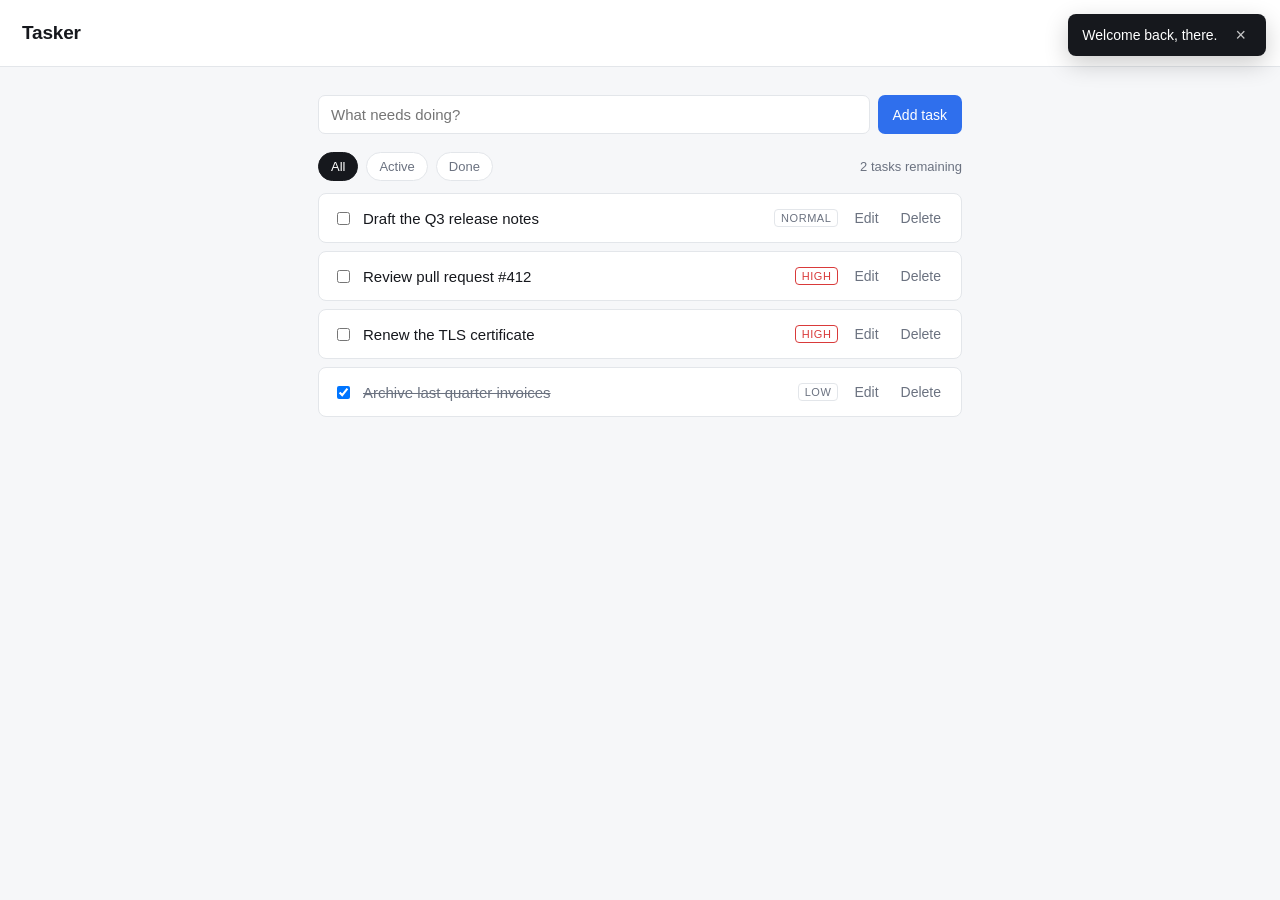
<file: app/index.html>
<!DOCTYPE html>
<html lang="en">
<head>
<meta charset="utf-8">
<meta name="viewport" content="width=device-width, initial-scale=1">
<title>Tasker — lightweight task tracker</title>
<link rel="stylesheet" href="styles.css">
</head>
<body>

<div id="toast" class="toast hidden" role="status">
  <span id="toast-msg">Welcome back.</span>
  <button id="toast-close" class="toast-x" aria-label="Dismiss notification">&times;</button>
</div>

<header class="topbar">
  <h1>Tasker</h1>
  <button id="btn-settings" class="btn btn-ghost">Settings</button>
</header>

<main class="wrap">

  <section class="add-row">
    <input id="new-task" type="text" placeholder="What needs doing?" autocomplete="off" aria-label="New task title">
    <button id="btn-add" class="btn btn-primary">Add task</button>
  </section>

  <section class="filters" role="tablist" aria-label="Filter tasks">
    <button class="chip is-active" data-filter="all" role="tab">All</button>
    <button class="chip" data-filter="active" role="tab">Active</button>
    <button class="chip" data-filter="done" role="tab">Done</button>
    <span id="counter" class="counter">0 tasks remaining</span>
  </section>

  <ul id="task-list" class="task-list"></ul>

  <p id="empty" class="empty hidden">Nothing here yet.</p>

</main>

<!-- ── Edit task modal ─────────────────────────────────────────── -->
<div id="modal-edit" class="modal hidden" role="dialog" aria-modal="true" aria-labelledby="edit-title-h">
  <div class="modal-card">
    <div class="modal-head">
      <h2 id="edit-title-h">Edit task</h2>
      <button class="modal-x" data-close="modal-edit" aria-label="Close">&times;</button>
    </div>
    <form id="edit-form" class="modal-body">
      <label for="edit-title">Title</label>
      <input id="edit-title" type="text" autocomplete="off">

      <label for="edit-notes">Notes</label>
      <textarea id="edit-notes" rows="3"></textarea>

      <label for="edit-priority">Priority</label>
      <select id="edit-priority">
        <option value="low">Low</option>
        <option value="normal">Normal</option>
        <option value="high">High</option>
      </select>
    </form>
    <div class="modal-foot">
      <button class="btn btn-ghost" data-close="modal-edit">Cancel</button>
      <button id="btn-save-edit" class="btn btn-primary">Save changes</button>
    </div>
  </div>
</div>

<!-- ── Settings modal ──────────────────────────────────────────── -->
<div id="modal-settings" class="modal hidden" role="dialog" aria-modal="true" aria-labelledby="settings-h">
  <div class="modal-card">
    <div class="modal-head">
      <h2 id="settings-h">Settings</h2>
      <button class="modal-x" data-close="modal-settings" aria-label="Close">&times;</button>
    </div>
    <div class="modal-body">
      <label class="row-check">
        <input id="set-confirm" type="checkbox"> Ask before deleting a task
      </label>
      <label class="row-check">
        <input id="set-compact" type="checkbox"> Compact list density
      </label>
      <label for="set-name">Display name</label>
      <input id="set-name" type="text" autocomplete="off">
    </div>
    <div class="modal-foot">
      <button class="btn btn-ghost" data-close="modal-settings">Cancel</button>
      <button id="btn-save-settings" class="btn btn-primary">Save settings</button>
    </div>
  </div>
</div>

<!-- ── Confirm delete modal ────────────────────────────────────── -->
<div id="modal-confirm" class="modal hidden" role="dialog" aria-modal="true" aria-labelledby="confirm-h">
  <div class="modal-card modal-sm">
    <div class="modal-head">
      <h2 id="confirm-h">Delete task</h2>
      <button class="modal-x" data-close="modal-confirm" aria-label="Close">&times;</button>
    </div>
    <div class="modal-body">
      <p id="confirm-text">Delete this task?</p>
    </div>
    <div class="modal-foot">
      <button class="btn btn-ghost" data-close="modal-confirm">Cancel</button>
      <button id="btn-confirm-delete" class="btn btn-danger">Delete</button>
    </div>
  </div>
</div>

<script src="app.js"></script>
</body>
</html>
</file>
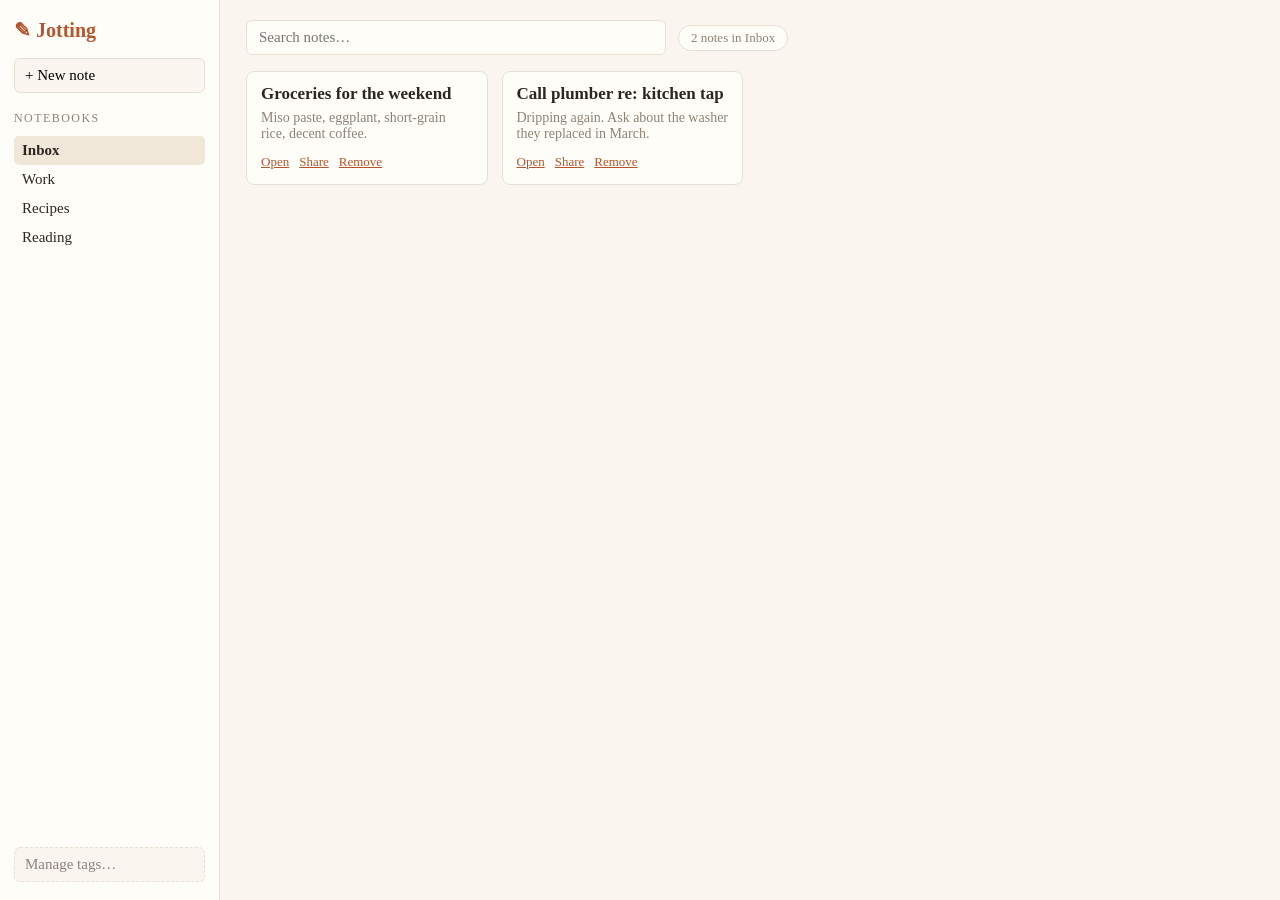
<file: app2/index.html>
<!DOCTYPE html>
<html lang="en">
<head>
<meta charset="utf-8">
<meta name="viewport" content="width=device-width, initial-scale=1">
<title>Jotting — quick notes</title>
<link rel="stylesheet" href="theme.css">
</head>
<body>

<nav class="rail">
  <div class="logo">✎ Jotting</div>
  <button id="new-note-btn" class="rail-btn">+ New note</button>
  <div class="rail-sec">Notebooks</div>
  <ul id="notebook-list" class="nb-list"></ul>
  <button id="manage-tags" class="rail-btn subtle">Manage tags…</button>
</nav>

<main class="content">
  <div class="toolbar">
    <input id="search" type="search" placeholder="Search notes…" aria-label="Search notes">
    <span id="note-count" class="count-pill"></span>
  </div>
  <div id="notes-grid" class="grid"></div>
  <p id="no-notes" class="quiet" hidden>No notes match.</p>
</main>

<!-- share dialog -->
<div id="dlg-share" class="overlay" hidden>
  <div class="dlg">
    <div class="dlg-top">
      <strong>Share note</strong>
      <button class="dlg-dismiss" data-dismiss="dlg-share" aria-label="Close dialog">✕</button>
    </div>
    <div class="dlg-mid">
      <p id="share-which" class="quiet"></p>
      <label>Recipient email
        <input id="share-email" type="email" placeholder="name@example.com">
      </label>
      <label class="inline">
        <input id="share-editable" type="checkbox"> Allow editing
      </label>
    </div>
    <div class="dlg-btm">
      <button class="ghost" data-dismiss="dlg-share">Cancel</button>
      <button id="share-send" class="solid">Send invite</button>
    </div>
  </div>
</div>

<!-- tag manager dialog -->
<div id="dlg-tags" class="overlay" hidden>
  <div class="dlg">
    <div class="dlg-top">
      <strong>Manage tags</strong>
      <button class="dlg-dismiss" data-dismiss="dlg-tags" aria-label="Close dialog">✕</button>
    </div>
    <div class="dlg-mid">
      <label>New tag name
        <input id="tag-name" type="text" placeholder="e.g. reading-list">
      </label>
      <label>Color
        <select id="tag-color">
          <option value="amber">Amber</option>
          <option value="sky">Sky</option>
          <option value="rose">Rose</option>
          <option value="mint">Mint</option>
        </select>
      </label>
      <div id="tag-preview" class="tag-chip amber">preview</div>
    </div>
    <div class="dlg-btm">
      <button class="ghost" data-dismiss="dlg-tags">Cancel</button>
      <button id="tag-create" class="solid">Create tag</button>
    </div>
  </div>
</div>

<!-- editor dialog -->
<div id="dlg-editor" class="overlay" hidden>
  <div class="dlg wide">
    <div class="dlg-top">
      <strong id="editor-heading">Edit note</strong>
      <button class="dlg-dismiss" data-dismiss="dlg-editor" aria-label="Close dialog">✕</button>
    </div>
    <div class="dlg-mid">
      <input id="ed-title" type="text" placeholder="Title" aria-label="Note title">
      <textarea id="ed-body" rows="8" placeholder="Write…" aria-label="Note body"></textarea>
    </div>
    <div class="dlg-btm">
      <span id="ed-count" class="quiet"></span>
      <button class="ghost" data-dismiss="dlg-editor">Discard</button>
      <button id="ed-save" class="solid">Save note</button>
    </div>
  </div>
</div>

<script src="jotting.js"></script>
</body>
</html>
</file>
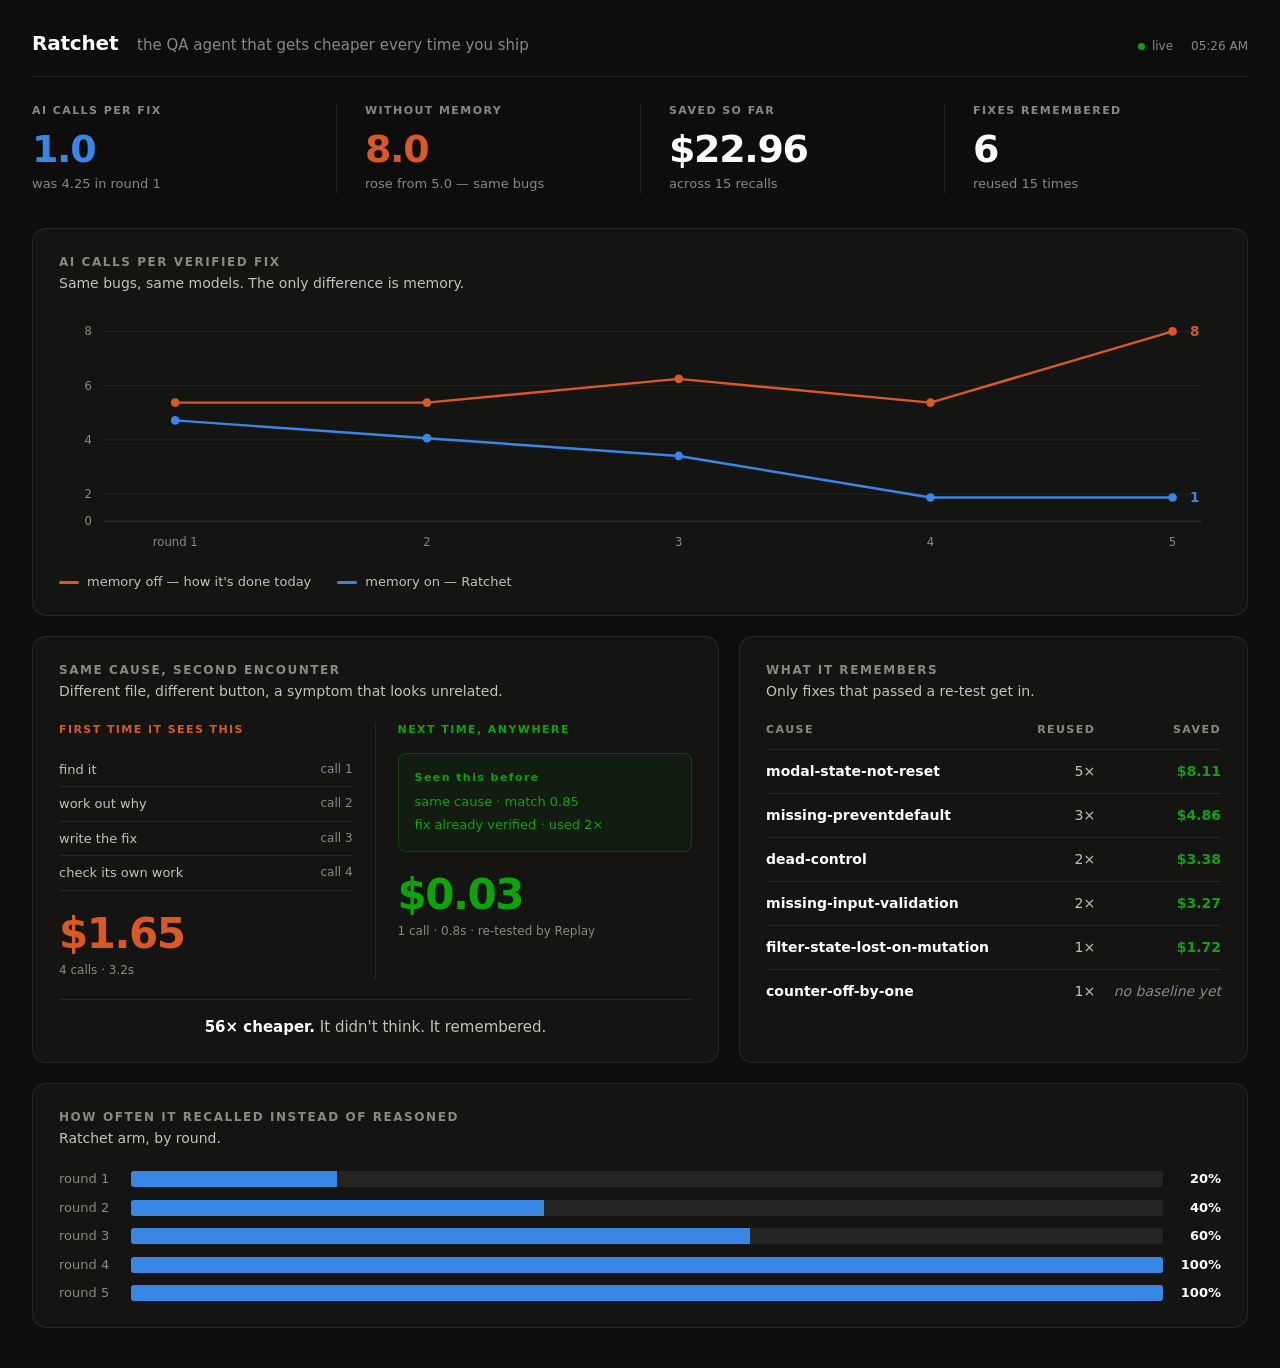
<file: dashboard/index.html>
<!DOCTYPE html>
<html lang="en"><head><meta charset="utf-8"><title>Ratchet</title>
<style>
:root{
  --plane:#0d0d0d; --surface:#141413; --raised:#1c1c1a;
  --ink:#fff; --ink2:#c3c2b7; --muted:#8a8880;
  --hair:rgba(255,255,255,.08); --grid:#242422;
  --on:#3987e5;      /* memory on  */
  --off:#d95926;     /* memory off */
  --ok:#0ca30c;      /* verified state only */
}
*{box-sizing:border-box;margin:0;padding:0}
body{background:var(--plane);color:var(--ink);
  font:400 15px/1.5 system-ui,-apple-system,"Segoe UI",sans-serif;
  -webkit-font-smoothing:antialiased;padding:28px 32px 40px}
.mono{font-family:ui-monospace,SFMono-Regular,Menlo,monospace}

/* header */
header{display:flex;align-items:baseline;justify-content:space-between;
  gap:24px;padding-bottom:18px;border-bottom:1px solid var(--hair);margin-bottom:26px}
.brand{font-size:20px;font-weight:650;letter-spacing:-.01em}
.brand span{color:var(--muted);font-weight:400;margin-left:12px;font-size:15px;letter-spacing:0}
.stamp{font-size:12px;color:var(--muted);font-variant-numeric:tabular-nums;
  display:flex;gap:18px;align-items:center}
.dot{width:7px;height:7px;border-radius:50%;background:var(--ok);display:inline-block;margin-right:7px}

/* kpi strip — no boxes, just rhythm */
.kpis{display:grid;grid-template-columns:repeat(4,1fr);gap:0;margin-bottom:34px}
.kpi{padding:0 28px;border-left:1px solid var(--hair)}
.kpi:first-child{padding-left:0;border-left:0}
.kpi .k{font-size:11px;letter-spacing:.13em;text-transform:uppercase;color:var(--muted);font-weight:600}
.kpi .v{font-size:38px;font-weight:650;letter-spacing:-.035em;line-height:1.15;margin-top:8px}
.kpi .s{font-size:13px;color:var(--muted);margin-top:3px}
.kpi .v.on{color:var(--on)} .kpi .v.off{color:var(--off)}

/* panels — one hairline, no nesting */
.panel{background:var(--surface);border:1px solid var(--hair);border-radius:14px;padding:24px 26px}
.ptitle{font-size:12px;letter-spacing:.13em;text-transform:uppercase;
  color:var(--muted);font-weight:600;margin-bottom:2px}
.psub{font-size:14px;color:var(--ink2);margin-bottom:20px}
.grid2{display:grid;grid-template-columns:1.35fr 1fr;gap:20px;margin-bottom:20px}
.grid2b{display:grid;grid-template-columns:1fr 1fr;gap:20px}

/* chart */
svg{width:100%;height:auto;display:block;overflow:visible}
.gl{stroke:var(--grid);stroke-width:1}
.ax{fill:var(--muted);font-size:12px}
.endlab{font-size:14px;font-weight:650}
.legend{display:flex;gap:26px;margin-top:16px;font-size:13px;color:var(--ink2);flex-wrap:wrap}
.legend i{width:20px;height:3px;border-radius:2px;display:inline-block;margin-right:8px;vertical-align:middle}

/* compare */
.cmp{display:grid;grid-template-columns:1fr 1fr;gap:0}
.side{padding:0 22px}
.side:first-child{padding-left:0;border-right:1px solid var(--hair)}
.side:last-child{padding-right:0}
.tag{font-size:11px;letter-spacing:.13em;text-transform:uppercase;font-weight:600;margin-bottom:14px}
.tag.a{color:var(--off)} .tag.b{color:var(--ok)}
.step{font-size:13px;color:var(--ink2);padding:7px 0;border-bottom:1px solid var(--hair);
  display:flex;justify-content:space-between;gap:12px}
.step:last-of-type{border-bottom:0}
.step em{font-style:normal;color:var(--muted);font-size:12px}
.recall{border:1px solid rgba(12,163,12,.3);background:rgba(12,163,12,.06);
  border-radius:8px;padding:14px 16px;font-size:13px;line-height:1.75;color:var(--ok)}
.recall b{display:block;font-size:11px;letter-spacing:.13em;font-weight:700;margin-bottom:4px}
.amt{font-size:42px;font-weight:650;letter-spacing:-.035em;margin-top:22px;line-height:1}
.side:first-child .amt{color:var(--off)} .side:last-child .amt{color:var(--ok)}
.amtsub{font-size:12px;color:var(--muted);margin-top:6px;font-variant-numeric:tabular-nums}
.verdict{margin-top:20px;padding-top:16px;border-top:1px solid var(--hair);
  font-size:15px;color:var(--ink2);text-align:center}
.verdict b{color:var(--ink);font-weight:650}

/* memory table */
table{width:100%;border-collapse:collapse}
th{font-size:11px;letter-spacing:.13em;text-transform:uppercase;color:var(--muted);
  font-weight:600;text-align:left;padding-bottom:10px;border-bottom:1px solid var(--hair)}
th.r,td.r{text-align:right}
td{padding:11px 0;border-bottom:1px solid var(--hair);font-size:14px;color:var(--ink2);
  font-variant-numeric:tabular-nums}
tr:last-child td{border-bottom:0}
td.name{color:var(--ink);font-weight:550}
td.save{color:var(--ok);font-weight:650}
td.none{color:var(--muted);font-style:italic;font-weight:400}

/* share bars */
.share{display:flex;flex-direction:column;gap:9px}
.srow{display:flex;align-items:center;gap:14px;font-size:13px}
.srow .lbl{width:58px;color:var(--muted);flex:none}
.bar{flex:1;height:16px;border-radius:3px;overflow:hidden;display:flex;background:var(--raised)}
.bar .w{background:var(--on)} .bar .c{background:var(--grid)}
.srow .pct{width:44px;text-align:right;color:var(--ink);font-weight:600;
  font-variant-numeric:tabular-nums;flex:none}
</style></head><body>

<header>
  <div class="brand">Ratchet <span>the QA agent that gets cheaper every time you ship</span></div>
  <div class="stamp"><span><i class="dot"></i>live</span><span id="stamp">—</span></div>
</header>

<div class="kpis">
  <div class="kpi"><div class="k">AI calls per fix</div><div class="v on" id="k1">1.0</div>
    <div class="s">was 4.25 in round 1</div></div>
  <div class="kpi"><div class="k">Without memory</div><div class="v off" id="k2">8.0</div>
    <div class="s">rose from 5.0 — same bugs</div></div>
  <div class="kpi"><div class="k">Saved so far</div><div class="v" id="k3">$22.96</div>
    <div class="s">across 15 recalls</div></div>
  <div class="kpi"><div class="k">Fixes remembered</div><div class="v" id="k4">6</div>
    <div class="s">reused 15 times</div></div>
</div>

<div class="panel" style="margin-bottom:20px">
  <div class="ptitle">AI calls per verified fix</div>
  <div class="psub">Same bugs, same models. The only difference is memory.</div>
  <svg viewBox="0 0 1200 250" role="img" aria-label="AI calls per fix by round, memory on versus off">
    <g class="gl">
      <line x1="46" y1="18" x2="1180" y2="18"/><line x1="46" y1="74" x2="1180" y2="74"/>
      <line x1="46" y1="130" x2="1180" y2="130"/><line x1="46" y1="186" x2="1180" y2="186"/>
      <line x1="46" y1="214" x2="1180" y2="214" stroke="#333331"/></g>
    <g class="ax" text-anchor="end">
      <text x="34" y="22">8</text><text x="34" y="78">6</text>
      <text x="34" y="134">4</text><text x="34" y="190">2</text><text x="34" y="218">0</text></g>
    <g class="ax" text-anchor="middle">
      <text x="120" y="240">round 1</text><text x="380" y="240">2</text><text x="640" y="240">3</text>
      <text x="900" y="240">4</text><text x="1150" y="240">5</text></g>
    <polyline id="pOff" fill="none" stroke="#d95926" stroke-width="2.5" stroke-linejoin="round"/>
    <polyline id="pOn"  fill="none" stroke="#3987e5" stroke-width="2.5" stroke-linejoin="round"/>
    <g id="dots"></g>
    <text class="endlab" id="labOff" text-anchor="start" fill="#d95926"></text>
    <text class="endlab" id="labOn"  text-anchor="start" fill="#3987e5"></text>
  </svg>
  <div class="legend">
    <span><i style="background:#d95926"></i>memory off — how it's done today</span>
    <span><i style="background:#3987e5"></i>memory on — Ratchet</span>
  </div>
</div>

<div class="grid2">
  <div class="panel">
    <div class="ptitle">Same cause, second encounter</div>
    <div class="psub">Different file, different button, a symptom that looks unrelated.</div>
    <div class="cmp">
      <div class="side">
        <div class="tag a">First time it sees this</div>
        <div class="step"><span>find it</span><em>call 1</em></div>
        <div class="step"><span>work out why</span><em>call 2</em></div>
        <div class="step"><span>write the fix</span><em>call 3</em></div>
        <div class="step"><span>check its own work</span><em>call 4</em></div>
        <div class="amt" id="coldAmt">$1.65</div>
        <div class="amtsub" id="coldSub">4 calls · 3.2s</div>
      </div>
      <div class="side">
        <div class="tag b">Next time, anywhere</div>
        <div class="recall"><b>Seen this before</b>
          same cause · match <span id="sim">0.85</span><br>fix already verified · used <span id="uses">2</span>×</div>
        <div class="amt" id="warmAmt">$0.03</div>
        <div class="amtsub" id="warmSub">1 call · 0.8s · re-tested by Replay</div>
      </div>
    </div>
    <div class="verdict" id="verdict"><b>56× cheaper.</b> It didn't think. It remembered.</div>
  </div>

  <div class="panel">
    <div class="ptitle">What it remembers</div>
    <div class="psub">Only fixes that passed a re-test get in.</div>
    <table><thead><tr><th>Cause</th><th class="r">Reused</th><th class="r">Saved</th></tr></thead>
      <tbody id="mem"></tbody></table>
  </div>
</div>

<div class="panel">
  <div class="ptitle">How often it recalled instead of reasoned</div>
  <div class="psub">Ratchet arm, by round.</div>
  <div class="share" id="share"></div>
</div>

<script>
const FALLBACK={
  on:[4.25,3.5,2.75,1.0,1.0], off:[5,5,6,5,8],
  warmShare:[0.20,0.40,0.60,1.0,1.0],
  cold:{amt:1.6525,calls:4,ms:3200}, warm:{amt:0.0297,calls:1,ms:800,sim:0.85,uses:2},
  saved:22.96, recalls:15, patterns:6,
  mem:[["modal-state-not-reset",5,8.11],["missing-preventdefault",3,4.86],["dead-control",2,3.38],
       ["missing-input-validation",2,3.27],["filter-state-lost-on-mutation",1,1.72],
       ["counter-off-by-one",1,null]]
};
const X=[120,380,640,900,1150], Y=v=>214-(v/8)*196;
function draw(d){
  document.getElementById('pOff').setAttribute('points',d.off.map((v,i)=>`${X[i]},${Y(v)}`).join(' '));
  document.getElementById('pOn') .setAttribute('points',d.on .map((v,i)=>`${X[i]},${Y(v)}`).join(' '));
  document.getElementById('dots').innerHTML=
    d.off.map((v,i)=>`<circle cx="${X[i]}" cy="${Y(v)}" r="4.5" fill="#d95926"/>`).join('')+
    d.on .map((v,i)=>`<circle cx="${X[i]}" cy="${Y(v)}" r="4.5" fill="#3987e5"/>`).join('');
  const lo=document.getElementById('labOff'),ln=document.getElementById('labOn');
  lo.setAttribute('x',1168);lo.setAttribute('y',Y(d.off.at(-1))+5);lo.textContent=d.off.at(-1);
  ln.setAttribute('x',1168);ln.setAttribute('y',Y(d.on.at(-1))+5);ln.textContent=d.on.at(-1);
  k1.textContent=d.on.at(-1).toFixed(1); k2.textContent=d.off.at(-1).toFixed(1);
  k3.textContent='$'+d.saved.toFixed(2); k4.textContent=d.patterns;
  coldAmt.textContent='$'+d.cold.amt.toFixed(2);
  coldSub.textContent=`${d.cold.calls} calls · ${(d.cold.ms/1000).toFixed(1)}s`;
  warmAmt.textContent='$'+d.warm.amt.toFixed(2);
  warmSub.textContent=`${d.warm.calls} call · ${(d.warm.ms/1000).toFixed(1)}s · re-tested by Replay`;
  sim.textContent=d.warm.sim.toFixed(2); uses.textContent=d.warm.uses;
  verdict.innerHTML=`<b>${Math.round(d.cold.amt/d.warm.amt)}× cheaper.</b> It didn't think. It remembered.`;
  mem.innerHTML=d.mem.map(([n,u,s])=>`<tr><td class="name">${n}</td><td class="r">${u}×</td>`+
    (s==null?`<td class="r none">no baseline yet</td>`:`<td class="r save">$${s.toFixed(2)}</td>`)+`</tr>`).join('');
  share.innerHTML=d.warmShare.map((w,i)=>{const p=Math.round(w*100);
    return `<div class="srow"><span class="lbl">round ${i+1}</span>
      <span class="bar"><span class="w" style="width:${p}%"></span><span class="c" style="width:${100-p}%"></span></span>
      <span class="pct">${p}%</span></div>`;}).join('');
  document.getElementById('stamp').textContent=new Date().toLocaleTimeString([], {hour:'2-digit',minute:'2-digit'});
}
draw(FALLBACK);
</script></body></html>
</file>
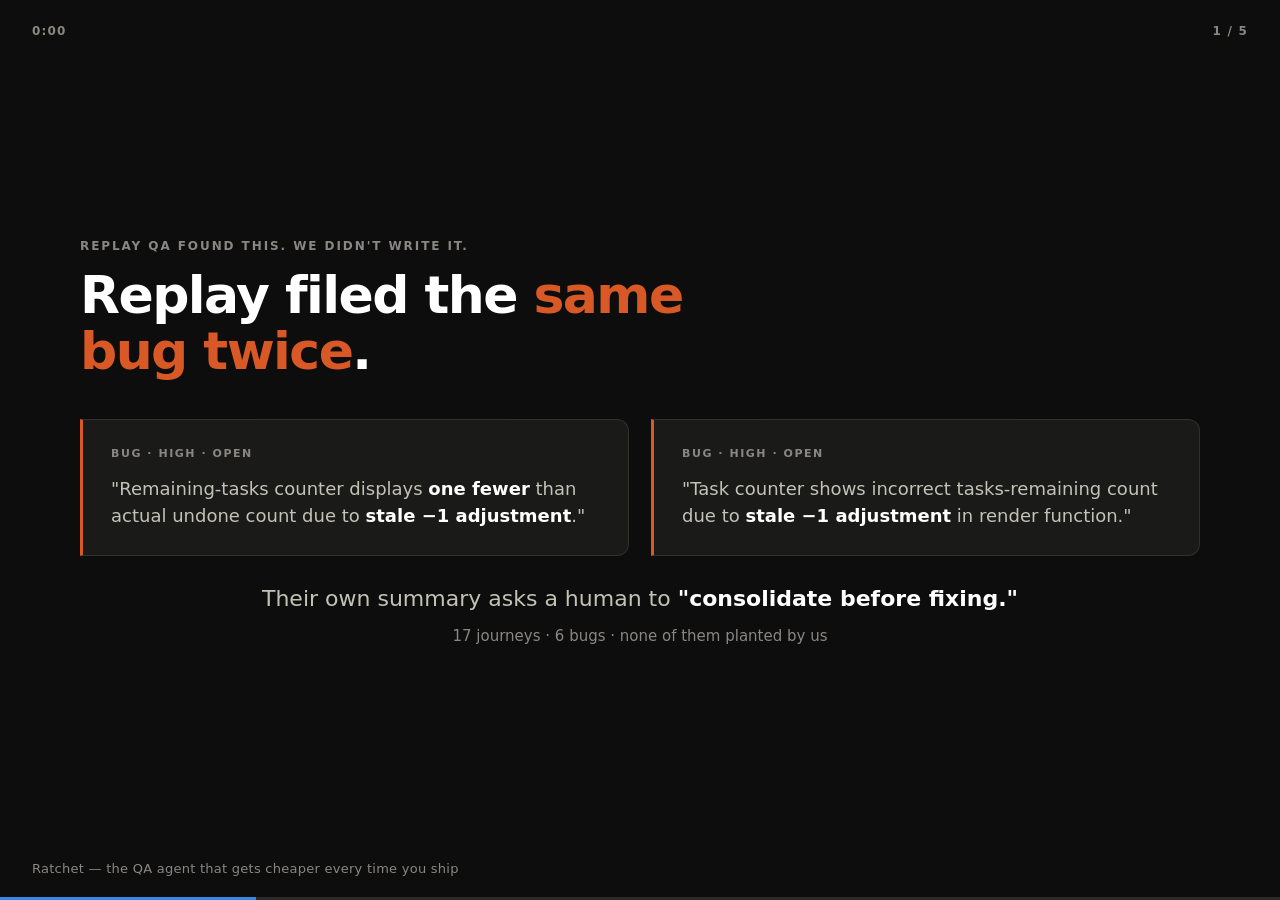
<file: deck.html>
<!DOCTYPE html>
<html lang="en"><head><meta charset="utf-8"><title>Ratchet</title>
<style>
:root{
  --plane:#0d0d0d; --surface:#1a1a19;
  --ink:#fff; --ink2:#c3c2b7; --muted:#898781;
  --grid:#2c2c2a; --axis:#383835; --hair:rgba(255,255,255,.10);
  --blue:#3987e5; --orange:#d95926; --good:#0ca30c;
}
*{box-sizing:border-box;margin:0;padding:0}
html,body{height:100%}
body{background:var(--plane);color:var(--ink);
  font:400 16px/1.5 system-ui,-apple-system,"Segoe UI",sans-serif;overflow:hidden}
section{position:absolute;inset:0;display:none;padding:64px 80px 80px;
  flex-direction:column;justify-content:center;animation:in .16s ease-out}
section.on{display:flex}
@keyframes in{from{opacity:0;transform:translateY(4px)}to{opacity:1;transform:none}}
.eyebrow{font-size:12px;letter-spacing:.16em;text-transform:uppercase;
  color:var(--muted);font-weight:700;margin-bottom:12px}
h1{font-size:52px;line-height:1.08;font-weight:650;letter-spacing:-.03em;max-width:20ch;
  margin-bottom:40px}
h1 em{font-style:normal;color:var(--blue)}
h1 u{text-decoration:none;color:var(--orange)}

.chrome{position:fixed;z-index:5;font-size:12px;color:var(--muted);
  font-weight:700;letter-spacing:.1em;font-variant-numeric:tabular-nums}
#clk{top:22px;left:32px} #bt{top:22px;right:32px}
#tag{bottom:22px;left:32px;letter-spacing:.02em;font-weight:400;text-transform:none;font-size:13px}
.rail{position:fixed;left:0;right:0;bottom:0;height:3px;background:var(--grid);z-index:5}
.rail i{display:block;height:100%;background:var(--blue);transition:width .18s}

/* cards */
.cards{display:grid;grid-template-columns:1fr 1fr;gap:22px}
.card{background:var(--surface);border:1px solid var(--hair);
  border-left:3px solid var(--orange);border-radius:0 12px 12px 0;padding:26px 28px}
.card .lab{font-size:11px;letter-spacing:.14em;text-transform:uppercase;
  color:var(--muted);font-weight:700;margin-bottom:12px}
.card p{font-size:18px;line-height:1.5;color:var(--ink2)}
.card b{color:var(--ink);font-weight:650}
.under{margin-top:26px;font-size:22px;text-align:center;color:var(--ink2)}
.under b{color:var(--ink);font-weight:650}
.tiny{text-align:center;color:var(--muted);margin-top:10px;font-size:15px}

/* split */
.split{display:grid;grid-template-columns:1fr 1fr;gap:24px}
.pane{background:var(--surface);border:1px solid var(--hair);border-radius:12px;
  padding:28px 30px;min-height:330px;display:flex;flex-direction:column}
.pane.a{border-left:3px solid var(--orange)}
.pane.b{border-left:3px solid var(--good)}
.pane h3{font-size:12px;letter-spacing:.14em;text-transform:uppercase;font-weight:700}
.pane.a h3{color:var(--orange)} .pane.b h3{color:var(--good)}
.pane .meta{font-size:13px;color:var(--muted);margin:6px 0 22px;font-family:ui-monospace,monospace}
.row{font-family:ui-monospace,monospace;font-size:14px;color:var(--ink2);
  padding:10px 13px;border:1px solid var(--hair);border-radius:6px;margin-bottom:8px}
.hit{font-family:ui-monospace,monospace;font-size:15px;color:var(--good);line-height:1.75;
  border:1px solid rgba(12,163,12,.35);background:rgba(12,163,12,.07);
  border-radius:8px;padding:18px 20px}
.big{font-size:60px;font-weight:650;letter-spacing:-.04em;margin-top:auto;line-height:1}
.a .big{color:var(--orange)} .b .big{color:var(--good)}
.foot{font-size:13px;color:var(--muted);margin-top:10px;font-variant-numeric:tabular-nums}

svg{width:100%;height:auto;display:block}
.gl{stroke:var(--grid);stroke-width:1}
.ax{fill:var(--muted);font-size:15px;font-weight:500}
.vl{font-size:19px;font-weight:700;font-variant-numeric:tabular-nums}
.legend{display:flex;gap:34px;margin-top:20px;font-size:16px;color:var(--ink2)}
.legend span{display:flex;align-items:center;gap:10px}
.sw{width:24px;height:3px;border-radius:2px}

.flow{display:flex;align-items:center;gap:34px;justify-content:center;margin-bottom:36px}
.org{background:var(--surface);border:1px solid var(--hair);border-radius:12px;
  padding:24px 40px;text-align:center}
.org .n{font-size:28px;font-weight:650;letter-spacing:-.01em}
.org .d{font-size:13px;color:var(--muted);margin-top:6px}
.arw{font-size:30px;color:var(--blue);text-align:center}
.arw small{display:block;font-size:11px;letter-spacing:.14em;color:var(--muted);
  text-transform:uppercase;font-weight:700;margin-top:4px}
.tiles{display:grid;grid-template-columns:repeat(3,1fr);gap:22px}
.tile{background:var(--surface);border:1px solid var(--hair);border-radius:12px;padding:26px 28px}
.tile .lab{font-size:11px;letter-spacing:.14em;text-transform:uppercase;color:var(--muted);font-weight:700}
.tile .val{font-size:50px;font-weight:650;letter-spacing:-.04em;margin:12px 0 4px}
.tile .note{font-size:14px;color:var(--muted)}

pre{background:var(--surface);border:1px solid var(--hair);border-radius:12px;
  padding:26px 30px;font:400 14px/1.7 ui-monospace,SFMono-Regular,monospace;color:var(--ink2)}
pre b{color:var(--blue);font-weight:650}
pre u{color:var(--orange);text-decoration:none;font-weight:650}
</style></head><body>
<div class="chrome" id="clk">0:00</div>
<div class="chrome" id="bt">1 / 5</div>
<div class="chrome" id="tag">Ratchet — the QA agent that gets cheaper every time you ship</div>

<!-- 1 -->
<section class="on">
  <div class="eyebrow">Replay QA found this. We didn't write it.</div>
  <h1>Replay filed the <u>same bug twice</u>.</h1>
  <div class="cards">
    <div class="card"><div class="lab">bug · high · open</div>
      <p>"Remaining-tasks counter displays <b>one fewer</b> than actual undone count due to <b>stale −1 adjustment</b>."</p></div>
    <div class="card"><div class="lab">bug · high · open</div>
      <p>"Task counter shows incorrect tasks-remaining count due to <b>stale −1 adjustment</b> in render function."</p></div>
  </div>
  <div class="under">Their own summary asks a human to <b>"consolidate before fixing."</b></div>
  <div class="tiny">17 journeys · 6 bugs · none of them planted by us</div>
</section>

<!-- 2 -->
<section>
  <div class="eyebrow">Same cause. Different file, different button, different symptom.</div>
  <h1>It didn't think. It <em>remembered</em>.</h1>
  <div class="split">
    <div class="pane a"><h3>First time it sees this</h3>
      <div class="meta">reasons from scratch</div>
      <div class="row">AI call 1 / 4 · find it</div>
      <div class="row">AI call 2 / 4 · work out why</div>
      <div class="row">AI call 3 / 4 · write the fix</div>
      <div class="row">AI call 4 / 4 · check its own work</div>
      <div class="big">$1.65</div><div class="foot">4 calls · 3.2 seconds</div></div>
    <div class="pane b"><h3>Next time, anywhere</h3>
      <div class="meta">recognises the cause, reuses the fix</div>
      <div class="hit">SEEN THIS BEFORE<br>same cause · match 0.85<br>fix already verified · used 2×</div>
      <div class="big">$0.03</div><div class="foot">1 call · 0.8 seconds · re-tested by Replay</div></div>
  </div>
</section>

<!-- 3 -->
<section>
  <div class="eyebrow">Same bugs. Same models. Only memory changed.</div>
  <h1>Turn memory off and it gets <u>worse</u>.</h1>
  <svg viewBox="0 0 1200 380" role="img" aria-label="AI calls per fix by round">
    <g class="gl"><line x1="70" y1="30" x2="1150" y2="30"/><line x1="70" y1="105" x2="1150" y2="105"/>
      <line x1="70" y1="180" x2="1150" y2="180"/><line x1="70" y1="255" x2="1150" y2="255"/>
      <line x1="70" y1="310" x2="1150" y2="310" stroke="#383835"/></g>
    <g class="ax" text-anchor="end"><text x="56" y="35">8</text><text x="56" y="110">6</text>
      <text x="56" y="185">4</text><text x="56" y="260">2</text><text x="56" y="315">0</text></g>
    <g class="ax" text-anchor="middle"><text x="130" y="344">round 1</text><text x="375" y="344">2</text>
      <text x="620" y="344">3</text><text x="865" y="344">4</text><text x="1110" y="344">5</text></g>
    <polyline fill="none" stroke="#d95926" stroke-width="3.5" stroke-linejoin="round"
      points="130,142 375,142 620,105 865,142 1110,30"/>
    <g fill="#d95926"><circle cx="130" cy="142" r="6"/><circle cx="375" cy="142" r="6"/>
      <circle cx="620" cy="105" r="6"/><circle cx="865" cy="142" r="6"/><circle cx="1110" cy="30" r="8"/></g>
    <polyline fill="none" stroke="#3987e5" stroke-width="3.5" stroke-linejoin="round"
      points="130,170 375,199 620,228 865,273 1110,273"/>
    <g fill="#3987e5"><circle cx="130" cy="170" r="6"/><circle cx="375" cy="199" r="6"/>
      <circle cx="620" cy="228" r="6"/><circle cx="865" cy="273" r="6"/><circle cx="1110" cy="273" r="8"/></g>
    <text class="vl" x="1150" y="24" text-anchor="end" fill="#d95926">8 calls</text>
    <text class="vl" x="1150" y="298" text-anchor="end" fill="#3987e5">1 call</text>
    <text class="vl" x="130" y="128" text-anchor="middle" fill="#d95926">5</text>
    <text class="vl" x="130" y="194" text-anchor="middle" fill="#3987e5">4.25</text>
  </svg>
  <div class="legend">
    <span><i class="sw" style="background:#d95926"></i>memory off — what everyone does today</span>
    <span><i class="sw" style="background:#3987e5"></i>memory on — Ratchet</span>
    <span style="color:var(--muted)">AI calls per fix</span>
  </div>
</section>

<!-- 4 -->
<section>
  <div class="eyebrow">A different team's app. Never seen before.</div>
  <h1>Her fix made <em>their</em> first day cheap.</h1>
  <div class="flow">
    <div class="org"><div class="n">Team A</div><div class="d">fixes verified here</div></div>
    <div class="arw">→<small>memory carries over</small></div>
    <div class="org" style="border-color:rgba(57,135,229,.45)">
      <div class="n" style="color:var(--blue)">Team B</div><div class="d">a notes app, never seen</div></div>
  </div>
  <div class="tiles">
    <div class="tile"><div class="lab">On its very first run</div>
      <div class="val" style="color:var(--good)">2 of 4</div><div class="note">bugs fixed straight from memory</div></div>
    <div class="tile"><div class="lab">Calls each</div>
      <div class="val">1</div><div class="note">instead of four</div></div>
    <div class="tile"><div class="lab">Match strength</div>
      <div class="val">0.84</div><div class="note">same cause, different app</div></div>
  </div>
</section>

<!-- 5 -->
<section>
  <div class="eyebrow">No network. Same result every time.</div>
  <h1>Runs offline — including <u>the arm that loses</u>.</h1>
  <pre>$ python3 -m ratchet.run --demo

  <b>[memory on ]</b> round 1: 1 of 4 from memory   $1.6943 per fix
  <b>[memory on ]</b> round 3: 3 of 4 from memory   $0.8546 per fix
  <b>[memory on ]</b> round 5: 4 of 4 from memory   <b>$0.0293 per fix</b>

  <u>[memory off]</u> round 1: 0 of 4 from memory   $2.1049 per fix
  <u>[memory off]</u> round 3: 0 of 4 from memory   $2.5200 per fix
  <u>[memory off]</u> round 5: 0 of 4 from memory   <u>$3.3536 per fix</u>

  seed=1729   bugs from Replay QA   memory in Actian   routing by Pioneer</pre>
</section>

<div class="rail"><i id="rail" style="width:20%"></i></div>
<script>
const s=[...document.querySelectorAll('section')];let i=0,t0=Date.now();
const go=n=>{i=Math.max(0,Math.min(s.length-1,n));s.forEach((x,k)=>x.classList.toggle('on',k===i));
  bt.textContent=(i+1)+' / '+s.length;rail.style.width=((i+1)/s.length*100)+'%';};
addEventListener('keydown',e=>{
  if(['ArrowRight',' ','PageDown','n'].includes(e.key)){e.preventDefault();go(i+1)}
  if(['ArrowLeft','PageUp','p'].includes(e.key)){e.preventDefault();go(i-1)}
  if(e.key==='r'){t0=Date.now()}});
setInterval(()=>{const v=Math.floor((Date.now()-t0)/1000);
  clk.textContent=Math.floor(v/60)+':'+String(v%60).padStart(2,'0');
  clk.style.color=v>180?'#d03b3b':v>150?'#fab219':'#898781';},250);
</script></body></html>
</file>
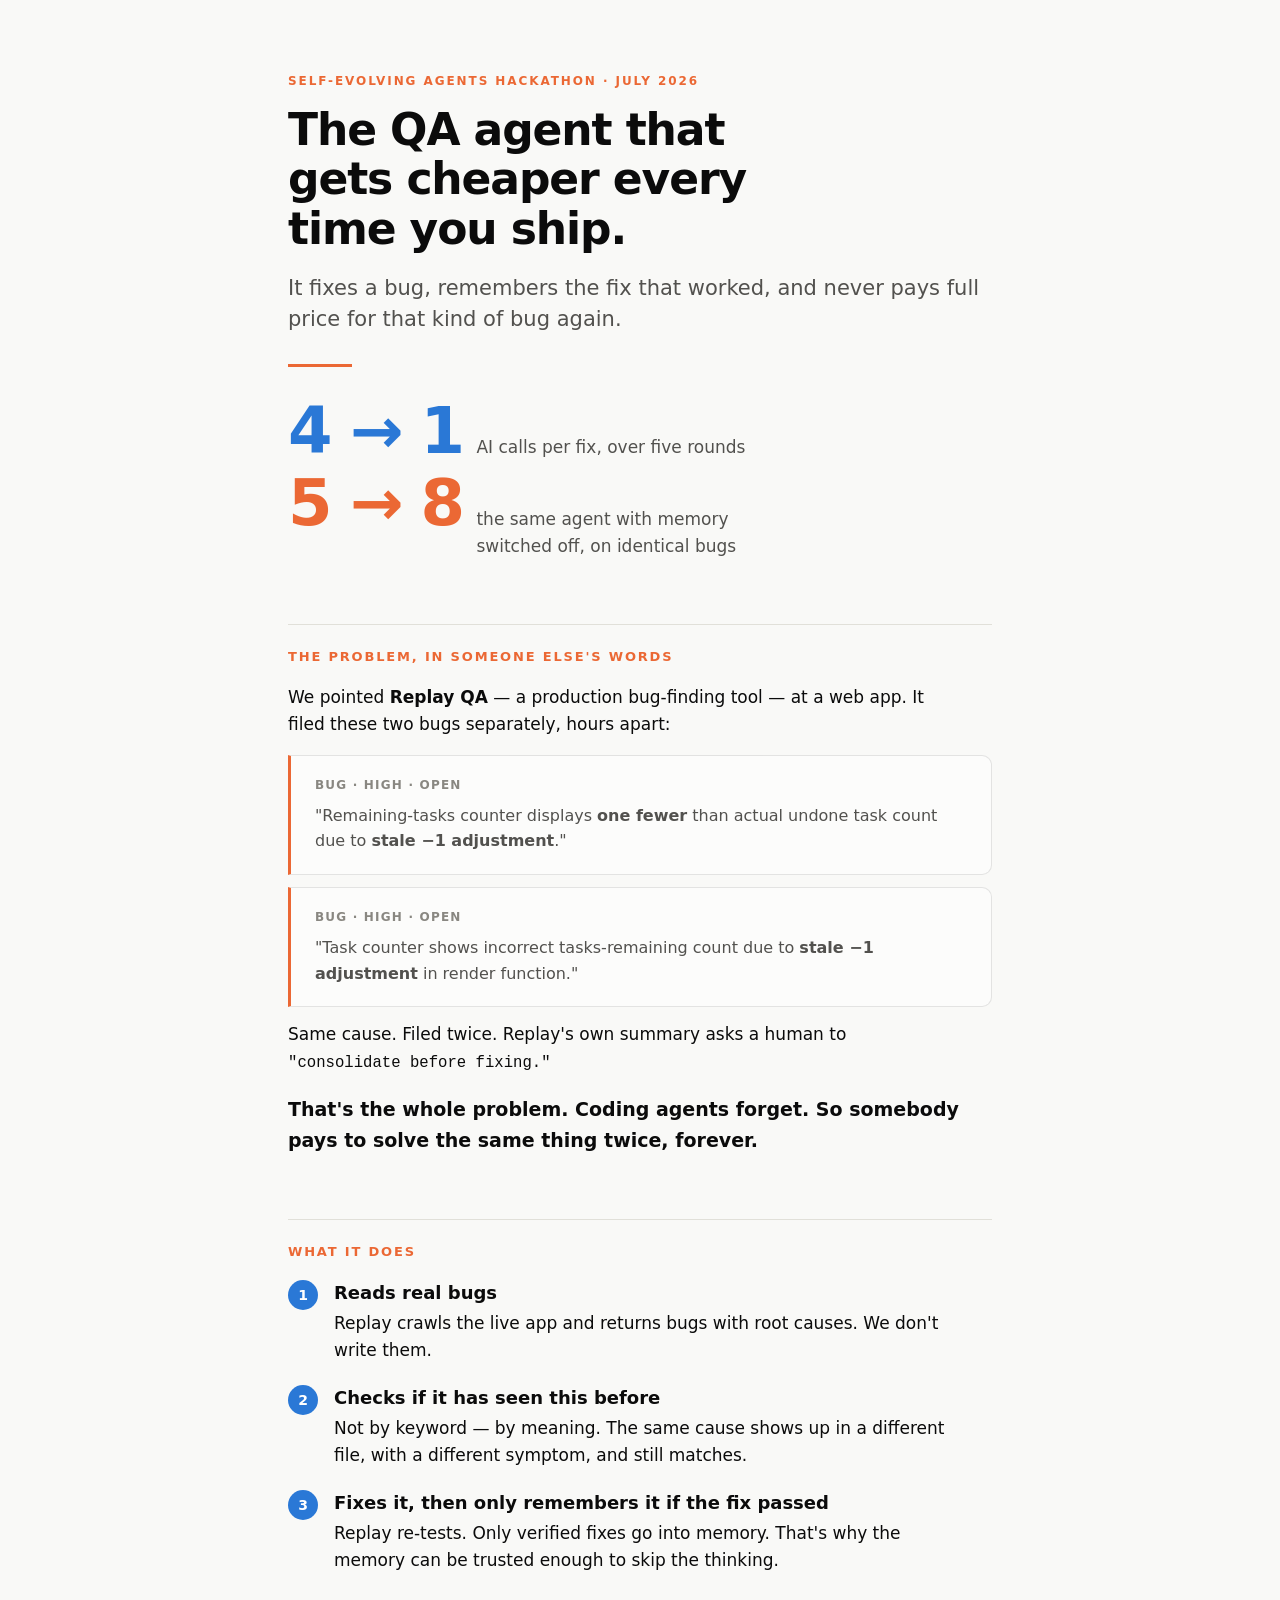
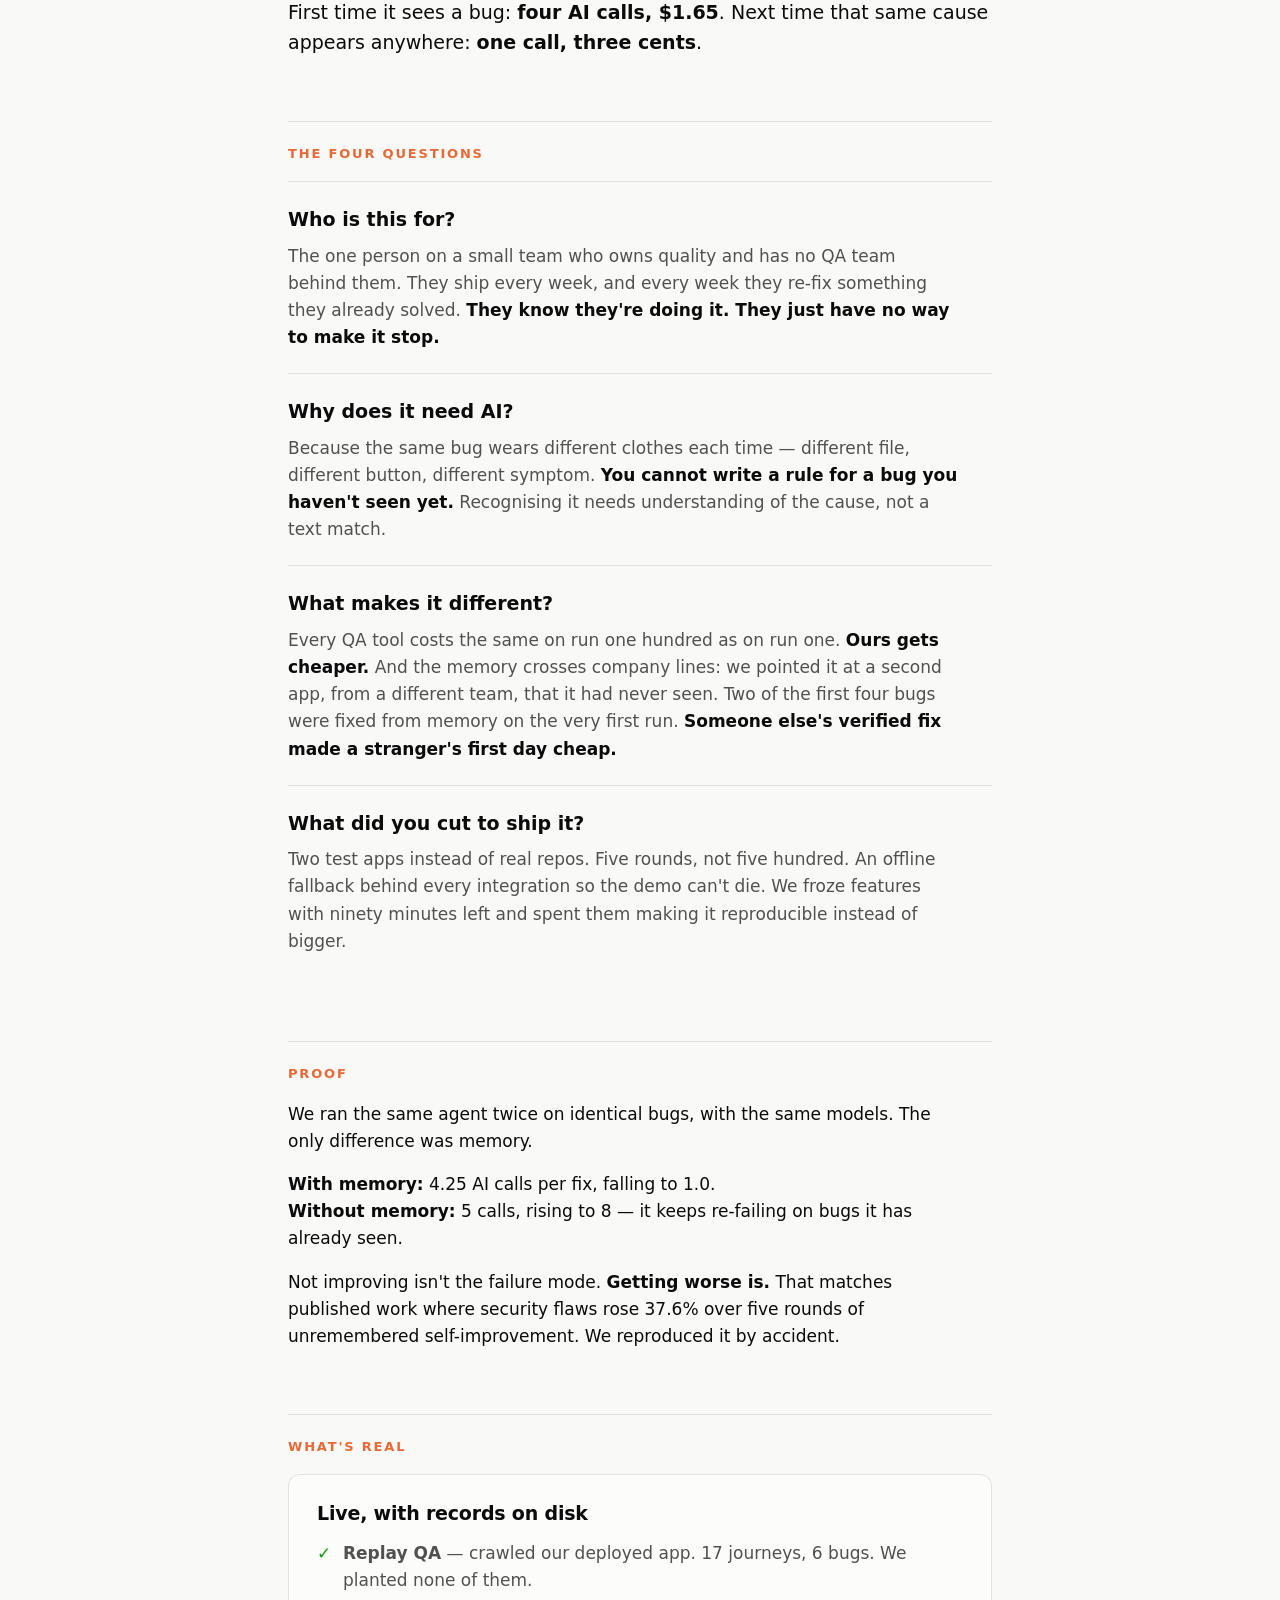
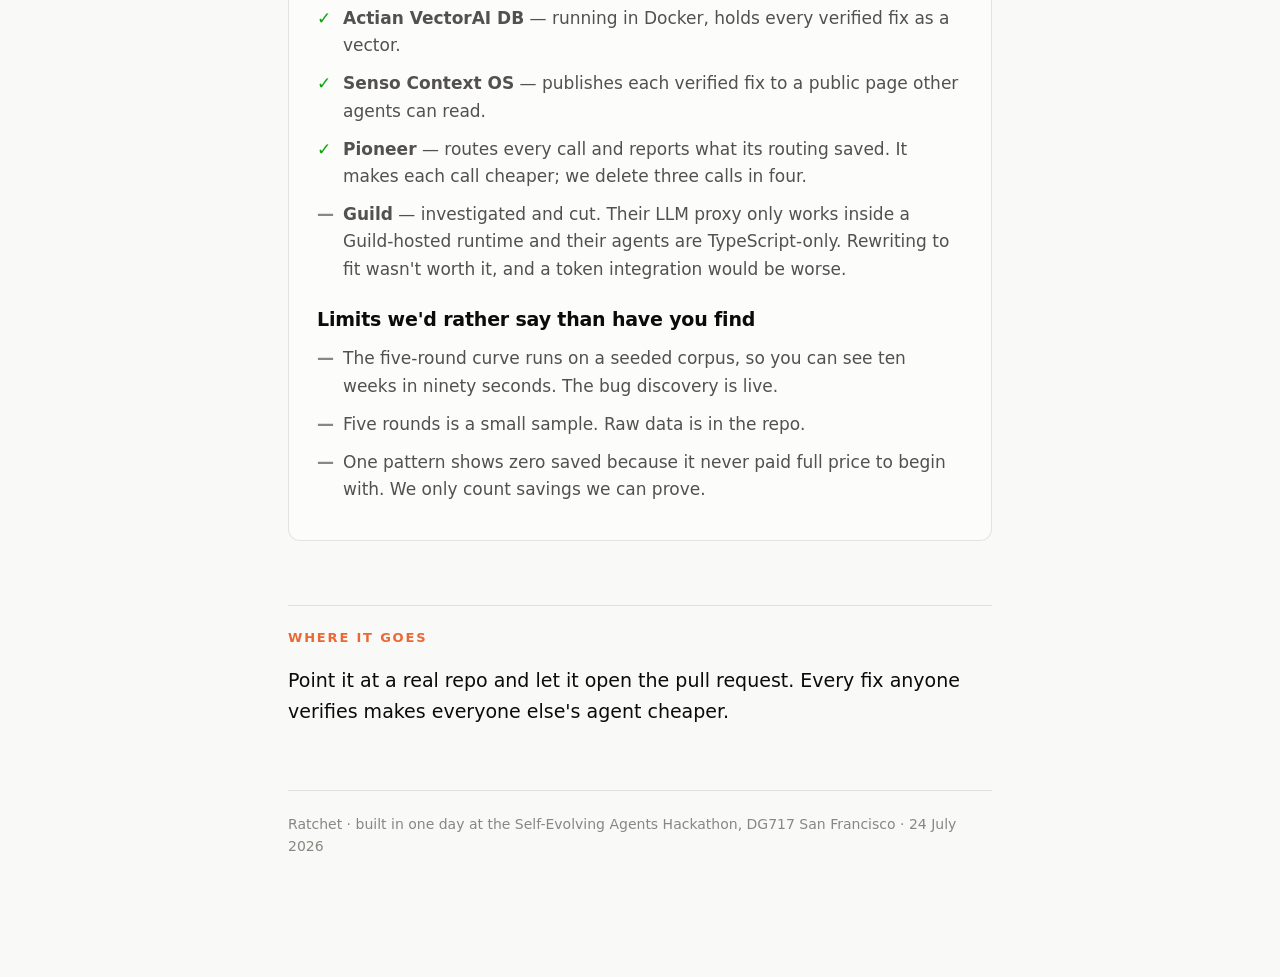
<file: explain.html>
<!DOCTYPE html>
<html lang="en"><head><meta charset="utf-8"><meta name="viewport" content="width=device-width,initial-scale=1">
<title>Ratchet — the QA agent that gets cheaper every time you ship</title>
<style>
:root{
  --page:#f9f9f7; --surface:#fcfcfb; --ink:#0b0b0b; --ink2:#52514e; --muted:#898781;
  --hair:rgba(11,11,11,.10); --rule:#e1e0d9;
  --blue:#2a78d6; --orange:#eb6834; --good:#0ca30c; --bad:#d03b3b;
}
*{box-sizing:border-box;margin:0;padding:0}
body{background:var(--page);color:var(--ink);
  font:400 17px/1.6 system-ui,-apple-system,"Segoe UI",sans-serif;
  -webkit-font-smoothing:antialiased}
.wrap{max-width:760px;margin:0 auto;padding:72px 28px 120px}
.eyebrow{font-size:12px;letter-spacing:.16em;text-transform:uppercase;
  color:var(--orange);font-weight:700;margin-bottom:14px}
h1{font-size:44px;line-height:1.12;letter-spacing:-.025em;font-weight:650;max-width:16ch}
.lede{font-size:21px;line-height:1.5;color:var(--ink2);margin-top:20px;max-width:52ch}
.rule{height:3px;width:64px;background:var(--orange);margin:28px 0 0}

h2{font-size:13px;letter-spacing:.14em;text-transform:uppercase;color:var(--orange);
  font-weight:700;margin:64px 0 16px;padding-top:22px;border-top:1px solid var(--rule)}
h3{font-size:23px;line-height:1.3;letter-spacing:-.01em;font-weight:650;margin-bottom:8px}
p{margin-bottom:16px;max-width:62ch}
p.big{font-size:19px}
strong{font-weight:650}
.mono{font-family:ui-monospace,SFMono-Regular,Menlo,monospace;font-size:.92em}

/* the number */
.hero{display:flex;gap:14px;align-items:baseline;flex-wrap:wrap;margin:32px 0 8px}
.hero .n{font-size:64px;font-weight:650;letter-spacing:-.04em;line-height:1}
.hero .n.down{color:var(--blue)} .hero .n.up{color:var(--orange)}
.hero .t{font-size:17px;color:var(--ink2);max-width:26ch}

/* evidence */
.quote{background:var(--surface);border:1px solid var(--hair);border-left:3px solid var(--orange);
  border-radius:0 10px 10px 0;padding:20px 24px;margin:0 0 12px}
.quote p{margin:0;font-size:16px;color:var(--ink2)}
.quote .src{font-size:12px;letter-spacing:.1em;text-transform:uppercase;
  color:var(--muted);font-weight:700;margin-bottom:8px}
.punch{font-size:19px;font-weight:600;margin:18px 0 0}

/* steps */
ol.steps{list-style:none;counter-reset:s;margin:8px 0 0}
ol.steps li{counter-increment:s;position:relative;padding-left:46px;margin-bottom:20px;max-width:62ch}
ol.steps li::before{content:counter(s);position:absolute;left:0;top:1px;
  width:30px;height:30px;border-radius:50%;background:var(--blue);color:#fff;
  font-size:14px;font-weight:700;display:grid;place-items:center}
ol.steps b{display:block;font-size:18px;margin-bottom:2px}

/* Q&A */
.qa{border-top:1px solid var(--rule);padding:22px 0}
.qa:last-of-type{border-bottom:1px solid var(--rule)}
.qa .q{font-size:19px;font-weight:650;margin-bottom:8px}
.qa .a{color:var(--ink2);max-width:62ch}
.qa .a em{font-style:normal;color:var(--ink);font-weight:600}

/* table */
table{width:100%;border-collapse:collapse;margin-top:8px;font-size:16px}
th{text-align:left;font-size:12px;letter-spacing:.1em;text-transform:uppercase;
  color:var(--muted);font-weight:700;padding:0 0 10px;border-bottom:1px solid var(--rule)}
td{padding:13px 0;border-bottom:1px solid var(--rule);vertical-align:top;color:var(--ink2)}
td:first-child{font-weight:650;color:var(--ink);width:34%;padding-right:20px}
.live{color:var(--good);font-weight:650} .cut{color:var(--muted)}

/* honesty */
.honest{background:var(--surface);border:1px solid var(--hair);border-radius:12px;padding:26px 28px}
.honest h3{font-size:19px;margin-bottom:14px}
.honest ul{list-style:none;margin:0}
.honest li{padding-left:26px;position:relative;margin-bottom:11px;color:var(--ink2);max-width:60ch}
.honest li::before{position:absolute;left:0;top:0;font-weight:700}
.honest li.y::before{content:"✓";color:var(--good)}
.honest li.n::before{content:"—";color:var(--muted)}

footer{margin-top:64px;padding-top:22px;border-top:1px solid var(--rule);
  font-size:14px;color:var(--muted)}
@media(max-width:620px){h1{font-size:34px}.hero .n{font-size:48px}.wrap{padding:44px 20px 80px}}
</style></head><body>
<div class="wrap">

<div class="eyebrow">Self-Evolving Agents Hackathon · July 2026</div>
<h1>The QA agent that gets cheaper every time you ship.</h1>
<p class="lede">It fixes a bug, remembers the fix that worked, and never pays full price for that kind of bug again.</p>
<div class="rule"></div>

<div class="hero">
  <div class="n down">4 → 1</div>
  <div class="t">AI calls per fix, over five rounds</div>
</div>
<div class="hero" style="margin-top:8px">
  <div class="n up">5 → 8</div>
  <div class="t">the same agent with memory switched off, on identical bugs</div>
</div>

<h2>The problem, in someone else's words</h2>
<p>We pointed <strong>Replay QA</strong> — a production bug-finding tool — at a web app. It filed these two bugs separately, hours apart:</p>

<div class="quote"><div class="src">Bug · high · open</div>
<p>"Remaining-tasks counter displays <strong>one fewer</strong> than actual undone task count due to <strong>stale −1 adjustment</strong>."</p></div>
<div class="quote"><div class="src">Bug · high · open</div>
<p>"Task counter shows incorrect tasks-remaining count due to <strong>stale −1 adjustment</strong> in render function."</p></div>

<p style="margin-top:14px">Same cause. Filed twice. Replay's own summary asks a human to <span class="mono">"consolidate before fixing."</span></p>
<p class="punch">That's the whole problem. Coding agents forget. So somebody pays to solve the same thing twice, forever.</p>

<h2>What it does</h2>
<ol class="steps">
  <li><b>Reads real bugs</b>Replay crawls the live app and returns bugs with root causes. We don't write them.</li>
  <li><b>Checks if it has seen this before</b>Not by keyword — by meaning. The same cause shows up in a different file, with a different symptom, and still matches.</li>
  <li><b>Fixes it, then only remembers it if the fix passed</b>Replay re-tests. Only verified fixes go into memory. That's why the memory can be trusted enough to skip the thinking.</li>
</ol>
<p style="margin-top:22px" class="big">First time it sees a bug: <strong>four AI calls, $1.65</strong>. Next time that same cause appears anywhere: <strong>one call, three cents</strong>.</p>

<h2>The four questions</h2>

<div class="qa"><div class="q">Who is this for?</div>
<div class="a">The one person on a small team who owns quality and has no QA team behind them. They ship every week, and every week they re-fix something they already solved. <em>They know they're doing it. They just have no way to make it stop.</em></div></div>

<div class="qa"><div class="q">Why does it need AI?</div>
<div class="a">Because the same bug wears different clothes each time — different file, different button, different symptom. <em>You cannot write a rule for a bug you haven't seen yet.</em> Recognising it needs understanding of the cause, not a text match.</div></div>

<div class="qa"><div class="q">What makes it different?</div>
<div class="a">Every QA tool costs the same on run one hundred as on run one. <em>Ours gets cheaper.</em> And the memory crosses company lines: we pointed it at a second app, from a different team, that it had never seen. Two of the first four bugs were fixed from memory on the very first run. <em>Someone else's verified fix made a stranger's first day cheap.</em></div></div>

<div class="qa"><div class="q">What did you cut to ship it?</div>
<div class="a">Two test apps instead of real repos. Five rounds, not five hundred. An offline fallback behind every integration so the demo can't die. We froze features with ninety minutes left and spent them making it reproducible instead of bigger.</div></div>

<h2>Proof</h2>
<p>We ran the same agent twice on identical bugs, with the same models. The only difference was memory.</p>
<p><strong>With memory:</strong> 4.25 AI calls per fix, falling to 1.0.<br>
<strong>Without memory:</strong> 5 calls, rising to 8 — it keeps re-failing on bugs it has already seen.</p>
<p>Not improving isn't the failure mode. <strong>Getting worse is.</strong> That matches published work where security flaws rose 37.6% over five rounds of unremembered self-improvement. We reproduced it by accident.</p>

<h2>What's real</h2>
<div class="honest">
  <h3>Live, with records on disk</h3>
  <ul>
    <li class="y"><strong>Replay QA</strong> — crawled our deployed app. 17 journeys, 6 bugs. We planted none of them.</li>
    <li class="y"><strong>Actian VectorAI DB</strong> — running in Docker, holds every verified fix as a vector.</li>
    <li class="y"><strong>Senso Context OS</strong> — publishes each verified fix to a public page other agents can read.</li>
    <li class="y"><strong>Pioneer</strong> — routes every call and reports what its routing saved. It makes each call cheaper; we delete three calls in four.</li>
    <li class="n"><strong>Guild</strong> — investigated and cut. Their LLM proxy only works inside a Guild-hosted runtime and their agents are TypeScript-only. Rewriting to fit wasn't worth it, and a token integration would be worse.</li>
  </ul>
  <h3 style="margin-top:24px">Limits we'd rather say than have you find</h3>
  <ul>
    <li class="n">The five-round curve runs on a seeded corpus, so you can see ten weeks in ninety seconds. The bug discovery is live.</li>
    <li class="n">Five rounds is a small sample. Raw data is in the repo.</li>
    <li class="n">One pattern shows zero saved because it never paid full price to begin with. We only count savings we can prove.</li>
  </ul>
</div>

<h2>Where it goes</h2>
<p class="big">Point it at a real repo and let it open the pull request. Every fix anyone verifies makes everyone else's agent cheaper.</p>

<footer>Ratchet · built in one day at the Self-Evolving Agents Hackathon, DG717 San Francisco · 24 July 2026</footer>
</div></body></html>
</file>
<file: app/styles.css>
:root {
  --bg: #f6f7f9;
  --card: #ffffff;
  --ink: #16181d;
  --muted: #6b7280;
  --line: #e3e6ea;
  --accent: #2f6fed;
  --danger: #d93a3a;
}

* { box-sizing: border-box; }

body {
  margin: 0;
  font-family: -apple-system, BlinkMacSystemFont, "Segoe UI", Roboto, Helvetica, Arial, sans-serif;
  background: var(--bg);
  color: var(--ink);
  font-size: 15px;
}

.topbar {
  display: flex;
  align-items: center;
  justify-content: space-between;
  padding: 14px 22px;
  background: var(--card);
  border-bottom: 1px solid var(--line);
}
.topbar h1 { margin: 0; font-size: 19px; letter-spacing: -0.01em; }

.wrap { max-width: 680px; margin: 28px auto; padding: 0 18px; }

.add-row { display: flex; gap: 8px; margin-bottom: 18px; }
.add-row input {
  flex: 1;
  padding: 10px 12px;
  border: 1px solid var(--line);
  border-radius: 7px;
  font-size: 15px;
  background: var(--card);
}

.btn {
  padding: 10px 14px;
  border-radius: 7px;
  border: 1px solid transparent;
  font-size: 14px;
  cursor: pointer;
  font-family: inherit;
}
.btn-primary { background: var(--accent); color: #fff; }
.btn-ghost { background: var(--card); color: var(--ink); border-color: var(--line); }
.btn-danger { background: var(--danger); color: #fff; }

.filters { display: flex; align-items: center; gap: 8px; margin-bottom: 12px; }
.chip {
  padding: 6px 12px;
  border-radius: 999px;
  border: 1px solid var(--line);
  background: var(--card);
  cursor: pointer;
  font-size: 13px;
  color: var(--muted);
  font-family: inherit;
}
.chip.is-active { background: var(--ink); color: #fff; border-color: var(--ink); }
.counter { margin-left: auto; color: var(--muted); font-size: 13px; }

.task-list { list-style: none; margin: 0; padding: 0; }
.task {
  display: flex;
  align-items: center;
  gap: 10px;
  padding: 12px 14px;
  background: var(--card);
  border: 1px solid var(--line);
  border-radius: 8px;
  margin-bottom: 8px;
}
.task.compact { padding: 7px 12px; }
.task .title { flex: 1; }
.task.is-done .title { text-decoration: line-through; color: var(--muted); }
.task .pri {
  font-size: 11px;
  text-transform: uppercase;
  letter-spacing: 0.05em;
  color: var(--muted);
  border: 1px solid var(--line);
  border-radius: 4px;
  padding: 2px 6px;
}
.task .pri.high { color: var(--danger); border-color: var(--danger); }
.icon-btn {
  background: none;
  border: none;
  cursor: pointer;
  color: var(--muted);
  font-size: 14px;
  padding: 4px 6px;
  font-family: inherit;
}
.icon-btn:hover { color: var(--ink); }

.empty { color: var(--muted); text-align: center; padding: 24px; }

/* modals */
.modal {
  position: fixed;
  inset: 0;
  background: rgba(16, 18, 22, 0.42);
  display: flex;
  align-items: center;
  justify-content: center;
  z-index: 50;
}
.modal-card {
  background: var(--card);
  border-radius: 10px;
  width: 440px;
  max-width: calc(100vw - 32px);
  box-shadow: 0 18px 50px rgba(0, 0, 0, 0.22);
}
.modal-sm { width: 380px; }
.modal-head {
  display: flex;
  align-items: center;
  justify-content: space-between;
  padding: 14px 18px;
  border-bottom: 1px solid var(--line);
}
.modal-head h2 { margin: 0; font-size: 16px; }
.modal-x {
  background: none;
  border: none;
  font-size: 22px;
  line-height: 1;
  cursor: pointer;
  color: var(--muted);
}
.modal-body { padding: 16px 18px; display: flex; flex-direction: column; gap: 6px; }
.modal-body label { font-size: 13px; color: var(--muted); margin-top: 6px; }
.modal-body input[type="text"],
.modal-body textarea,
.modal-body select {
  padding: 9px 11px;
  border: 1px solid var(--line);
  border-radius: 7px;
  font-size: 14px;
  font-family: inherit;
  background: var(--card);
  color: var(--ink);
}
.row-check { display: flex; align-items: center; gap: 8px; font-size: 14px; color: var(--ink); margin-top: 4px; }
.modal-foot {
  display: flex;
  justify-content: flex-end;
  gap: 8px;
  padding: 14px 18px;
  border-top: 1px solid var(--line);
}

/* toast */
.toast {
  position: fixed;
  top: 14px;
  right: 14px;
  z-index: 90;
  background: var(--ink);
  color: #fff;
  padding: 11px 14px;
  border-radius: 8px;
  display: flex;
  align-items: center;
  gap: 12px;
  font-size: 14px;
  box-shadow: 0 8px 24px rgba(0, 0, 0, 0.2);
}
.toast-x {
  background: none;
  border: none;
  color: #fff;
  font-size: 18px;
  line-height: 1;
  cursor: pointer;
  opacity: 0.75;
}

.hidden { display: none !important; }
</file>
<file: app2/theme.css>
/* Jotting — warm paper theme. (Different team, different taste.) */
:root {
  --paper: #faf6ef;
  --card: #fffdf8;
  --ink: #2b2620;
  --dim: #8c8377;
  --edge: #e7dfd2;
  --brand: #b4552d;
  --amber: #c98a12; --sky: #2f7fb6; --rose: #c2455a; --mint: #2e8f6e;
}
* { box-sizing: border-box; }
body {
  margin: 0; display: flex; min-height: 100vh;
  background: var(--paper); color: var(--ink);
  font-family: Georgia, "Times New Roman", serif;
}

.rail {
  width: 220px; padding: 18px 14px; border-right: 1px solid var(--edge);
  display: flex; flex-direction: column; gap: 10px; background: var(--card);
}
.logo { font-size: 20px; font-weight: 700; color: var(--brand); margin-bottom: 6px; }
.rail-btn {
  font-family: inherit; font-size: 15px; padding: 8px 10px; cursor: pointer;
  border: 1px solid var(--edge); border-radius: 6px; background: var(--paper); text-align: left;
}
.rail-btn.subtle { color: var(--dim); border-style: dashed; margin-top: auto; }
.rail-sec { font-size: 12px; letter-spacing: 0.12em; text-transform: uppercase; color: var(--dim); margin-top: 8px; }
.nb-list { list-style: none; margin: 0; padding: 0; }
.nb-list li {
  padding: 6px 8px; border-radius: 5px; cursor: pointer; font-size: 15px;
}
.nb-list li:hover { background: var(--paper); }
.nb-list li.sel { background: #f0e7d8; font-weight: 700; }

.content { flex: 1; padding: 20px 26px; }
.toolbar { display: flex; align-items: center; gap: 12px; margin-bottom: 16px; }
#search {
  flex: 1; max-width: 420px; font-family: inherit; font-size: 15px;
  padding: 8px 12px; border: 1px solid var(--edge); border-radius: 6px; background: var(--card);
}
.count-pill {
  font-size: 13px; color: var(--dim); border: 1px solid var(--edge);
  border-radius: 999px; padding: 4px 12px; background: var(--card);
}

.grid { display: grid; grid-template-columns: repeat(auto-fill, minmax(220px, 1fr)); gap: 14px; }
.note-card {
  background: var(--card); border: 1px solid var(--edge); border-radius: 8px;
  padding: 12px 14px; display: flex; flex-direction: column; gap: 6px;
}
.note-card h3 { margin: 0; font-size: 17px; }
.note-card p { margin: 0; font-size: 14px; color: var(--dim); max-height: 60px; overflow: hidden; }
.note-actions { display: flex; gap: 10px; margin-top: 4px; }
.note-actions button {
  font-family: inherit; font-size: 13px; cursor: pointer; color: var(--brand);
  background: none; border: none; padding: 2px 0; text-decoration: underline;
}
.quiet { color: var(--dim); font-size: 14px; }

.tag-chip {
  display: inline-block; font-size: 12px; border-radius: 999px; padding: 3px 10px; color: #fff; margin-top: 6px;
}
.tag-chip.amber { background: var(--amber); } .tag-chip.sky { background: var(--sky); }
.tag-chip.rose { background: var(--rose); } .tag-chip.mint { background: var(--mint); }

/* dialogs */
.overlay {
  position: fixed; inset: 0; background: rgba(43, 38, 32, 0.35);
  display: flex; align-items: center; justify-content: center; z-index: 40;
}
.overlay[hidden] { display: none; }
.dlg {
  background: var(--card); border-radius: 10px; width: 420px; max-width: calc(100vw - 30px);
  border: 1px solid var(--edge); box-shadow: 0 14px 40px rgba(43, 38, 32, 0.25);
}
.dlg.wide { width: 560px; }
.dlg-top { display: flex; justify-content: space-between; align-items: center; padding: 12px 16px; border-bottom: 1px solid var(--edge); }
.dlg-dismiss { background: none; border: none; font-size: 15px; cursor: pointer; color: var(--dim); }
.dlg-mid { padding: 14px 16px; display: flex; flex-direction: column; gap: 10px; }
.dlg-mid label { font-size: 14px; color: var(--dim); display: flex; flex-direction: column; gap: 4px; }
.dlg-mid label.inline { flex-direction: row; align-items: center; gap: 8px; color: var(--ink); }
.dlg-mid input[type="text"], .dlg-mid input[type="email"], .dlg-mid input[type="search"],
.dlg-mid textarea, .dlg-mid select {
  font-family: inherit; font-size: 15px; padding: 8px 10px;
  border: 1px solid var(--edge); border-radius: 6px; background: var(--paper); color: var(--ink);
}
.dlg-btm { display: flex; justify-content: flex-end; align-items: center; gap: 10px; padding: 12px 16px; border-top: 1px solid var(--edge); }
.dlg-btm .quiet { margin-right: auto; }
.ghost, .solid {
  font-family: inherit; font-size: 14px; padding: 8px 14px; border-radius: 6px; cursor: pointer;
}
.ghost { background: none; border: 1px solid var(--edge); color: var(--ink); }
.solid { background: var(--brand); border: 1px solid var(--brand); color: #fff; }
</file>
